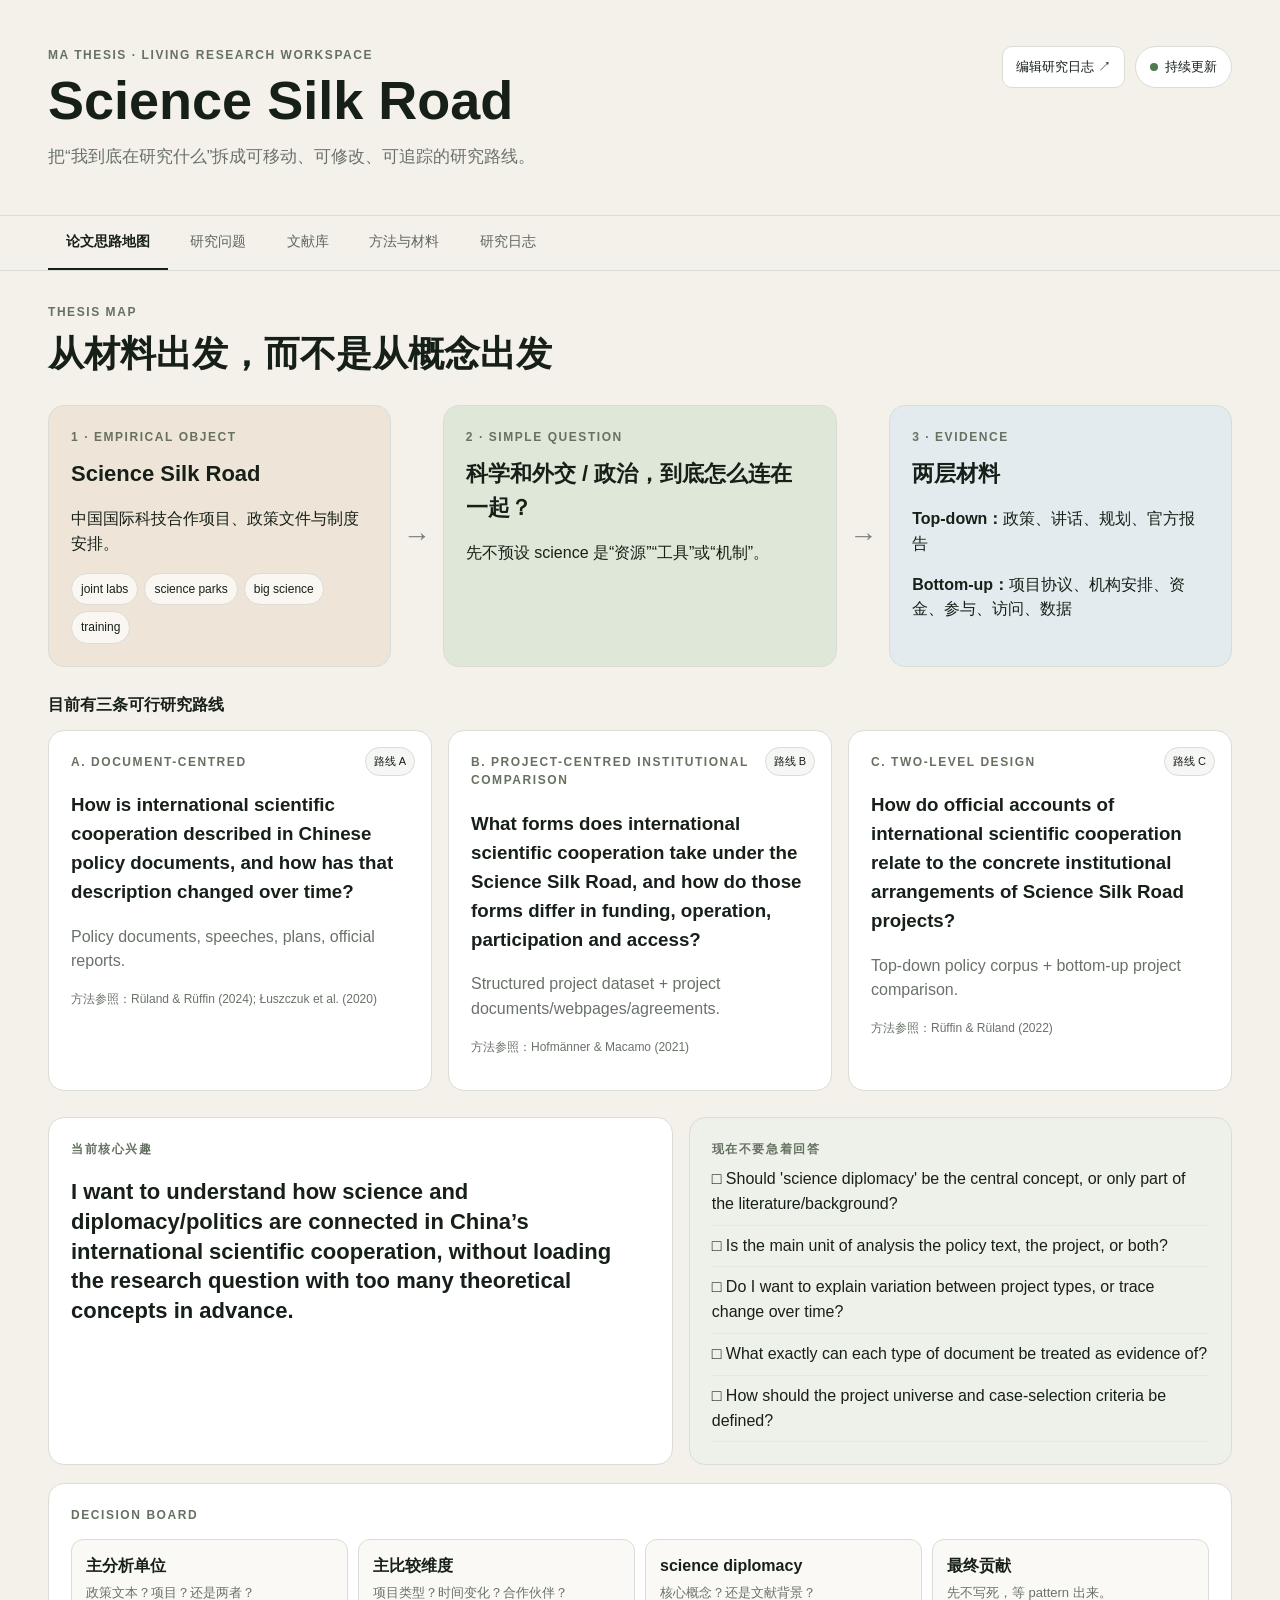
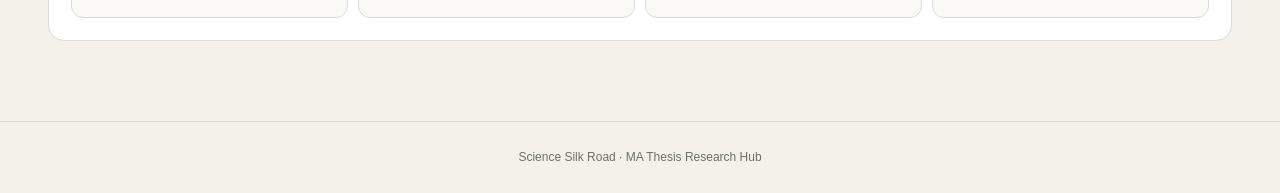
<file: index.html>
<!doctype html>
<html lang="zh-CN">
<head>
<meta charset="utf-8">
<meta name="viewport" content="width=device-width,initial-scale=1">
<title>Science Silk Road — MA Thesis Research Hub</title>
<link rel="stylesheet" href="styles.css">
</head>
<body>
<header class="topbar">
  <div>
    <div class="eyebrow">MA THESIS · LIVING RESEARCH WORKSPACE</div>
    <h1>Science Silk Road</h1>
    <p>把“我到底在研究什么”拆成可移动、可修改、可追踪的研究路线。</p>
  </div>
  <div class="top-actions">
    <a class="btn" href="https://github.com/zhaozheliang2002-jpg/science-silk-road-ma-thesis/edit/main/notes.md" target="_blank">编辑研究日志 ↗</a>
    <div class="status"><span class="dot"></span>持续更新</div>
  </div>
</header>

<nav class="nav">
  <button data-tab="map" class="active">论文思路地图</button>
  <button data-tab="questions">研究问题</button>
  <button data-tab="literature">文献库</button>
  <button data-tab="design">方法与材料</button>
  <button data-tab="notes">研究日志</button>
</nav>

<main>
<section id="map" class="tab active">
  <div class="section-head">
    <div><div class="eyebrow">THESIS MAP</div><h2>从材料出发，而不是从概念出发</h2></div>
  </div>

  <div class="map-flow">
    <article class="map-node node-object">
      <div class="label">1 · EMPIRICAL OBJECT</div>
      <h3>Science Silk Road</h3>
      <p>中国国际科技合作项目、政策文件与制度安排。</p>
      <div class="mini-tags"><span>joint labs</span><span>science parks</span><span>big science</span><span>training</span></div>
    </article>
    <div class="arrow">→</div>
    <article class="map-node node-question">
      <div class="label">2 · SIMPLE QUESTION</div>
      <h3>科学和外交 / 政治，到底怎么连在一起？</h3>
      <p>先不预设 science 是“资源”“工具”或“机制”。</p>
    </article>
    <div class="arrow">→</div>
    <article class="map-node node-evidence">
      <div class="label">3 · EVIDENCE</div>
      <h3>两层材料</h3>
      <p><b>Top-down：</b>政策、讲话、规划、官方报告</p>
      <p><b>Bottom-up：</b>项目协议、机构安排、资金、参与、访问、数据</p>
    </article>
  </div>

  <div class="branch-title">目前有三条可行研究路线</div>
  <div id="designCards" class="grid3"></div>

  <div class="split">
    <article class="card">
      <div class="label">当前核心兴趣</div>
      <h2 id="coreInterest"></h2>
    </article>
    <article class="card callout">
      <div class="label">现在不要急着回答</div>
      <div id="openQuestions"></div>
    </article>
  </div>

  <article class="card decision-board">
    <div class="label">DECISION BOARD</div>
    <div class="decision-grid">
      <div><b>主分析单位</b><span>政策文本？项目？还是两者？</span></div>
      <div><b>主比较维度</b><span>项目类型？时间变化？合作伙伴？</span></div>
      <div><b>science diplomacy</b><span>核心概念？还是文献背景？</span></div>
      <div><b>最终贡献</b><span>先不写死，等 pattern 出来。</span></div>
    </div>
  </article>
</section>

<section id="questions" class="tab">
  <div class="section-head">
    <div><div class="eyebrow">RESEARCH QUESTIONS</div><h2>工作中的问题版本</h2></div>
  </div>
  <div id="questionsList"></div>
  <article class="card callout">
    <div class="label">筛选规则</div>
    <p>如果一个问题在分析开始前就已经假定 science 是某种“资源”“工具”“合法性机制”，先删掉这些概念，再检查问题是否仍然成立。</p>
  </article>
</section>

<section id="literature" class="tab">
  <div class="section-head">
    <div><div class="eyebrow">LITERATURE LIBRARY</div><h2>文献库</h2><p class="muted">每篇文献都有独立详情页、阅读状态、关键启发与可引用段落区。</p></div>
    <div class="toolbar">
      <input id="search" class="search" placeholder="搜索作者、方法、期刊、关键词…">
      <a class="btn" href="literature-notes/_TEMPLATE.md" target="_blank">新文献模板</a>
    </div>
  </div>
  <div id="filterChips" class="chips"></div>
  <div id="paperList" class="paper-list"></div>
</section>

<section id="design" class="tab">
  <div class="section-head"><div><div class="eyebrow">METHOD & EVIDENCE</div><h2>材料可以证明什么？</h2></div></div>
  <div class="grid3">
    <article class="card"><div class="label">政策文件</div><h3>适合证明</h3><p>官方如何表述目标、分类合作、界定问题与理由。</p><h3>不能直接证明</h3><p>政策制定者真实动机、项目实际运行效果。</p></article>
    <article class="card"><div class="label">项目资料</div><h3>适合证明</h3><p>项目的正式制度安排：资金、主导方、参与规则、访问、数据、人员。</p><h3>不能直接证明</h3><p>非正式协商、未公开冲突、个人体验。</p></article>
    <article class="card"><div class="label">跨来源比较</div><h3>适合证明</h3><p>官方叙事与制度安排之间的一致、差异和缺口。</p><h3>注意</h3><p>信息缺失不能自动解释为“没有发生”。</p></article>
  </div>
  <h3>现有 dataset 字段</h3>
  <div id="fields" class="chips"></div>
</section>

<section id="notes" class="tab">
  <div class="section-head">
    <div><div class="eyebrow">RESEARCH LOG</div><h2>长期研究日志</h2></div>
    <a class="btn" href="https://github.com/zhaozheliang2002-jpg/science-silk-road-ma-thesis/edit/main/notes.md" target="_blank">在 GitHub 编辑 notes.md ↗</a>
  </div>
  <article class="card">
    <div id="notesRender" class="markdown"></div>
  </article>
</section>
</main>

<footer>Science Silk Road · MA Thesis Research Hub</footer>
<script src="app.js"></script>
</body>
</html>
</file>
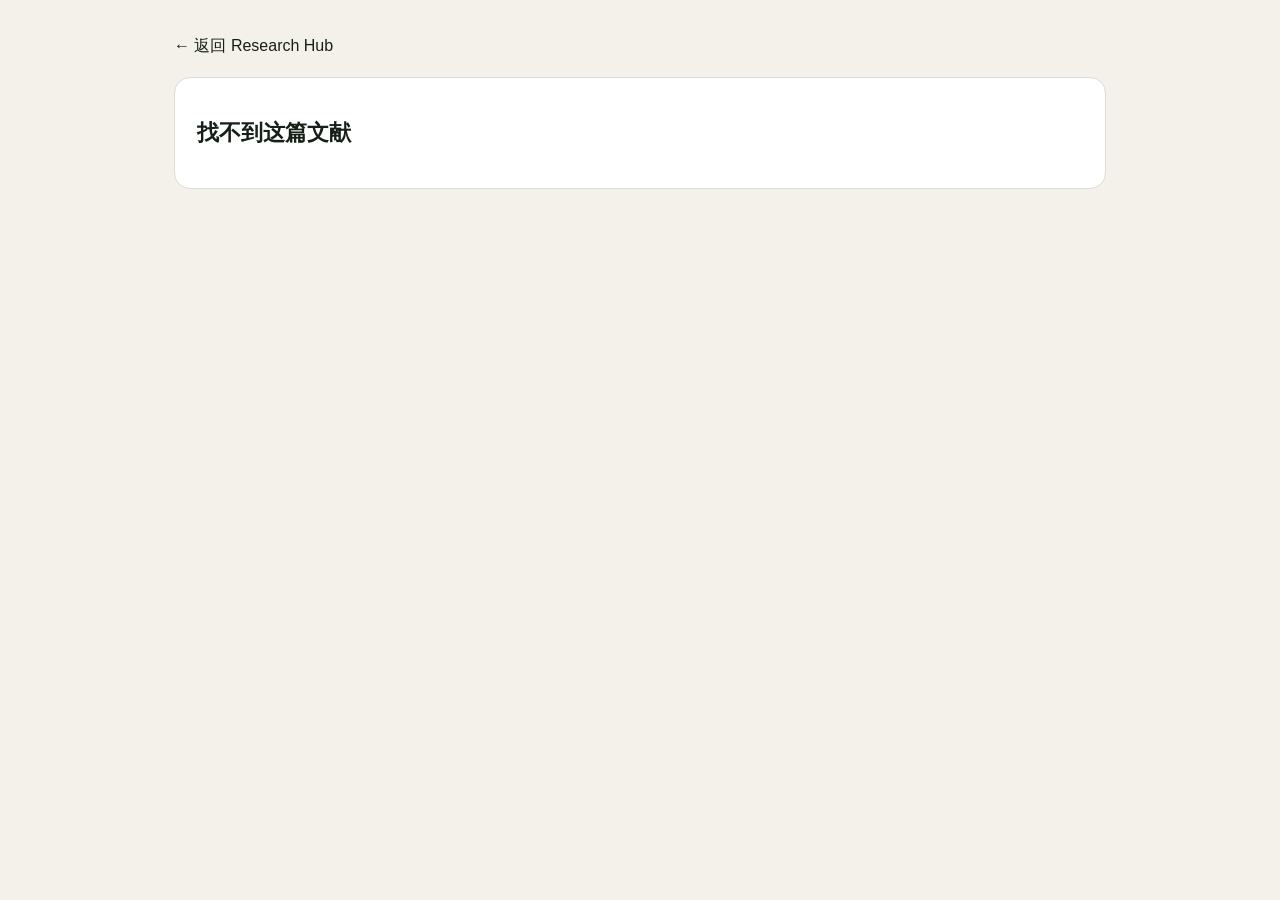
<file: paper.html>
<!doctype html>
<html lang="zh-CN">
<head>
<meta charset="utf-8"><meta name="viewport" content="width=device-width,initial-scale=1">
<title>文献详情 — Science Silk Road</title>
<link rel="stylesheet" href="styles.css">
</head>
<body>
<main class="paper-detail">
  <a class="back" href="./">← 返回 Research Hub</a>
  <div id="paperDetail"></div>
</main>
<script src="paper.js"></script>
</body>
</html>
</file>
<file: styles.css>
:root{--bg:#f4f1ea;--ink:#172018;--muted:#697269;--card:#fff;--line:#d9ddd6;--accent:#dfe8d8;--accent2:#edf1e9;--warm:#eee5d8;--blue:#e3ebee}
*{box-sizing:border-box}body{margin:0;background:var(--bg);color:var(--ink);font-family:Inter,-apple-system,BlinkMacSystemFont,"Segoe UI","PingFang SC","Microsoft YaHei",sans-serif;line-height:1.55}
a{color:inherit}.topbar{max-width:1240px;margin:auto;padding:46px 28px 28px;display:flex;justify-content:space-between;align-items:flex-start;gap:24px}.topbar h1{font-size:54px;line-height:1;margin:8px 0}.topbar p{color:var(--muted);font-size:17px}.top-actions{display:flex;align-items:center;gap:10px}.eyebrow,.label{font-size:12px;letter-spacing:.13em;text-transform:uppercase;color:#667161;font-weight:800}.status{background:#fff;border:1px solid var(--line);padding:10px 14px;border-radius:999px;font-size:13px}.dot{display:inline-block;width:8px;height:8px;background:#4f7a54;border-radius:50%;margin-right:7px}
.nav{position:sticky;top:0;z-index:20;background:rgba(244,241,234,.94);backdrop-filter:blur(14px);border-top:1px solid var(--line);border-bottom:1px solid var(--line);padding:0 max(18px,calc((100% - 1184px)/2))}
.nav button{border:0;background:transparent;padding:17px 18px;font-size:14px;cursor:pointer;color:#5d665f}.nav button.active{color:var(--ink);font-weight:800;border-bottom:2px solid var(--ink)}
main{max-width:1240px;margin:auto;padding:32px 28px 80px}.tab{display:none}.tab.active{display:block}.section-head{display:flex;justify-content:space-between;gap:20px;align-items:end;margin-bottom:20px}.section-head h2{font-size:36px;margin:4px 0}.muted,.small{color:var(--muted)}.small{font-size:12px}
.card,.map-node{background:var(--card);border:1px solid var(--line);border-radius:16px;padding:22px}.card h2{font-size:22px;line-height:1.35}.callout{background:var(--accent2)}
.map-flow{display:grid;grid-template-columns:1fr auto 1.15fr auto 1fr;align-items:stretch;gap:12px;margin-bottom:26px}.map-node h3{font-size:22px;margin:10px 0}.node-object{background:var(--warm)}.node-question{background:var(--accent)}.node-evidence{background:var(--blue)}.arrow{display:flex;align-items:center;justify-content:center;font-size:28px;color:#7a827b}.mini-tags{display:flex;flex-wrap:wrap;gap:6px;margin-top:14px}.mini-tags span,.field{background:rgba(255,255,255,.7);border:1px solid var(--line);padding:6px 9px;border-radius:999px;font-size:12px}.branch-title{font-weight:800;margin:8px 0 12px}.grid3{display:grid;grid-template-columns:repeat(3,1fr);gap:16px;margin:0 0 26px}.design-card{position:relative}.design-card .badge{position:absolute;right:16px;top:16px;background:#f6f7f4;border:1px solid var(--line);padding:5px 8px;border-radius:999px;font-size:11px}.split{display:grid;grid-template-columns:1.15fr 1fr;gap:16px;margin-top:18px}.check{padding:8px 0;border-bottom:1px solid #e6e9e2}.decision-board{margin-top:18px}.decision-grid{display:grid;grid-template-columns:repeat(4,1fr);gap:10px;margin-top:14px}.decision-grid div{background:#faf9f5;border:1px solid var(--line);border-radius:12px;padding:14px}.decision-grid b,.decision-grid span{display:block}.decision-grid span{color:var(--muted);font-size:13px;margin-top:4px}
.question{font-size:20px;background:#fff;border:1px solid var(--line);border-radius:14px;padding:20px;margin:12px 0}.question span{font-size:12px;color:var(--muted);display:block;margin-bottom:7px}.toolbar{display:flex;gap:8px;align-items:center}.search{min-width:330px;padding:11px 13px;border-radius:10px;border:1px solid var(--line);background:#fff}.btn{display:inline-block;border:1px solid var(--line);background:#fff;border-radius:10px;padding:10px 13px;text-decoration:none;font-size:13px;white-space:nowrap}.btn:hover{background:#f7f8f5}
.chips{display:flex;flex-wrap:wrap;gap:8px;margin:12px 0 20px}.chip{border:1px solid var(--line);background:#fff;border-radius:999px;padding:7px 10px;font-size:12px;cursor:pointer}.chip.active{background:var(--ink);color:#fff}.paper-list{display:grid;gap:14px}.paper{background:#fff;border:1px solid var(--line);border-radius:16px;padding:22px}.paper-top{display:flex;justify-content:space-between;gap:18px}.paper h3{font-size:21px;margin:4px 0 7px}.paper h3 a{text-decoration:none}.paper h3 a:hover{text-decoration:underline}.meta{font-size:13px;color:var(--muted)}.paper-badges{display:flex;gap:7px;align-items:flex-start;flex-wrap:wrap}.priority,.read-status{white-space:nowrap;background:var(--accent2);border-radius:999px;padding:6px 9px;font-size:12px}.read-status.todo{background:#f1e5dc}.read-status.reading{background:#e5ebf2}.read-status.read{background:#e1ecdf}.paper-summary{margin-top:13px;color:#384139}.paper-links{display:flex;gap:8px;margin-top:14px;flex-wrap:wrap}.paper-links a{text-decoration:none}
.markdown{line-height:1.7}.markdown h1,.markdown h2{margin-top:28px}.markdown li{margin:5px 0}.field{background:#fff;border-radius:8px}
footer{border-top:1px solid var(--line);padding:26px;text-align:center;color:var(--muted);font-size:12px}
.paper-detail{max-width:980px;margin:auto;padding:34px 24px 80px}.detail-hero{background:#fff;border:1px solid var(--line);border-radius:18px;padding:26px;margin-bottom:16px}.detail-hero h1{font-size:34px;line-height:1.2}.detail-grid{display:grid;grid-template-columns:1fr 1fr;gap:14px}.detail-box{background:#fff;border:1px solid var(--line);border-radius:14px;padding:18px}.detail-box h3{margin-top:0}.notes-box{background:#fff;border:1px solid var(--line);border-radius:14px;padding:24px;margin-top:14px}.back{display:inline-block;margin-bottom:18px;text-decoration:none}.edit-row{display:flex;gap:8px;flex-wrap:wrap;margin-top:16px}
@media(max-width:900px){.map-flow{grid-template-columns:1fr}.arrow{transform:rotate(90deg);height:18px}.grid3,.decision-grid,.split,.detail-grid{grid-template-columns:1fr}.section-head{align-items:flex-start;flex-direction:column}.toolbar{width:100%;flex-direction:column;align-items:stretch}.search{min-width:100%;width:100%}.topbar h1{font-size:40px}.topbar{padding-top:30px}.top-actions{display:none}.nav{overflow:auto;white-space:nowrap;padding:0}.paper-top{flex-direction:column}}
</file>
